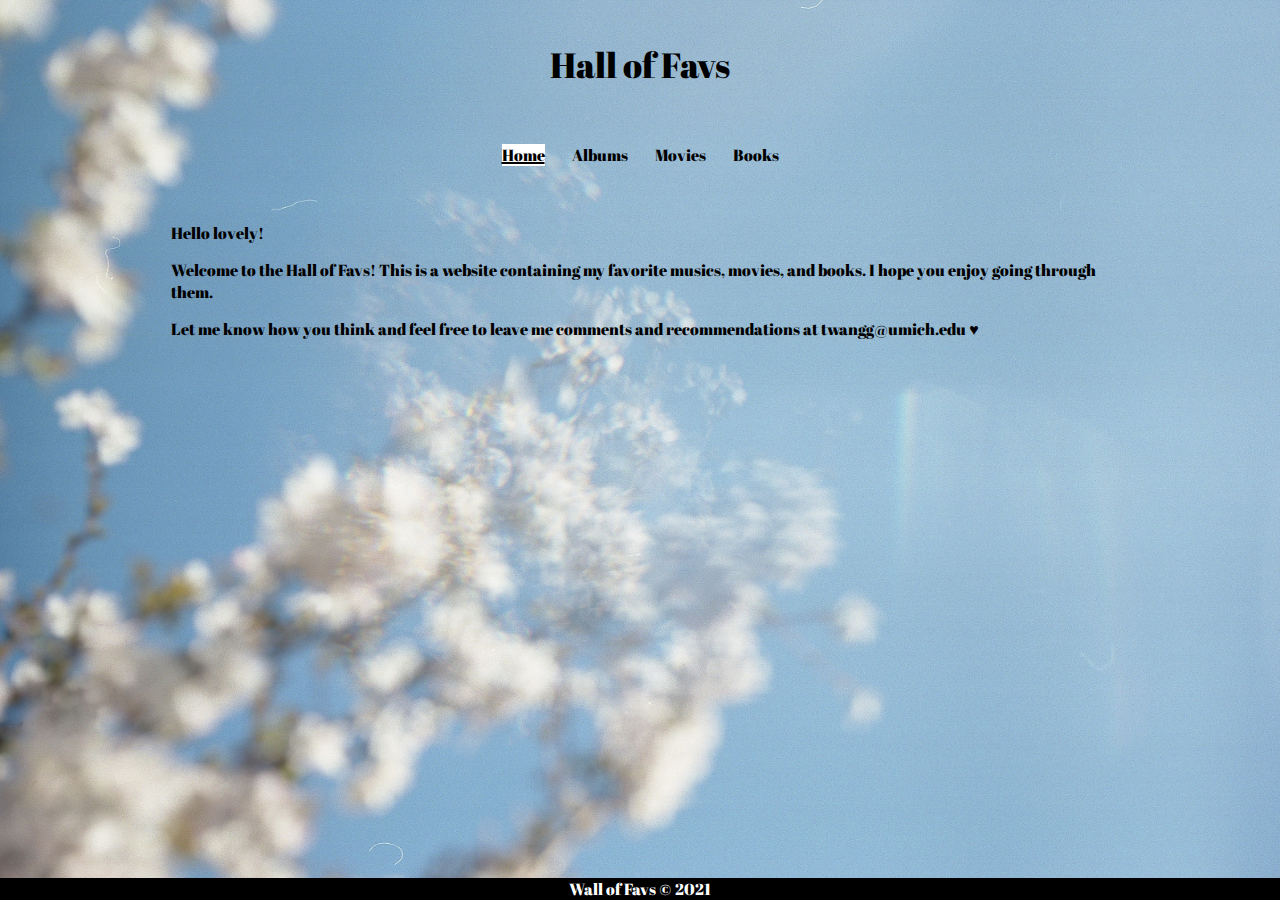
<file: index.html>
<!DOCTYPE html>
<html lang="en">
<head>
    <meta charset="UTF-8">
    <meta http-equiv="X-UA-Compatible" content="IE=edge">
    <meta name="viewport" content="width=device-width, initial-scale=1.0">
    <link rel="stylesheet" type="text/css" href="css/html5reset.css">
    <link rel="stylesheet" type="text/css" href="css/style.css">
    <link rel="stylesheet" href="https://fonts.googleapis.com/css?family=Abril+Fatface">
    <style>
        body{font-family:"Abril Fatface", serif}
    </style>
    <link rel="shortcut icon" type="image/png" href="images/iheartit_icon.png"/>
    <title>Hall of Favs</title>
</head>
<body>
    <header>
        <a class = "skip-to-content-link" href ="#skip">Skip to Main Content</a>
        <h1>Hall of Favs</h1>    
        <nav>
            <div class ="nav-links">
                <ul>
                    <li><a class= "current" href ="index.html">Home</a></li>
                    <li><a href ="albums.html">Albums</a></li>
                    <li><a href ="movies.html">Movies</a></li>
                    <li><a href ="books.html">Books</a></li>
                </ul>
            </div>  
        </nav>
    </header>
<br>
    <main class = "about" id ="skip">
        <div class="wrapper">
            <div class="item1"></div>
            <div class="item2">Hello lovely!</div>
            <div class="item3"></div>
            <div class="item4"></div>
            <div class="item5">Welcome to the Hall of Favs! This is a website containing my favorite 
                musics, movies, and books. I hope you enjoy going through them.</div>
            <div class="item6"></div>
            <div class="item7"></div>
            <div class="item8">Let me know how you 
                think and feel free to leave me comments and recommendations at twangg@umich.edu ♥</div>
        </div>
    </main>

    <footer>
        <p>Wall of Favs &copy; 2021</p>
    </footer>

</body>
</html>
</file>
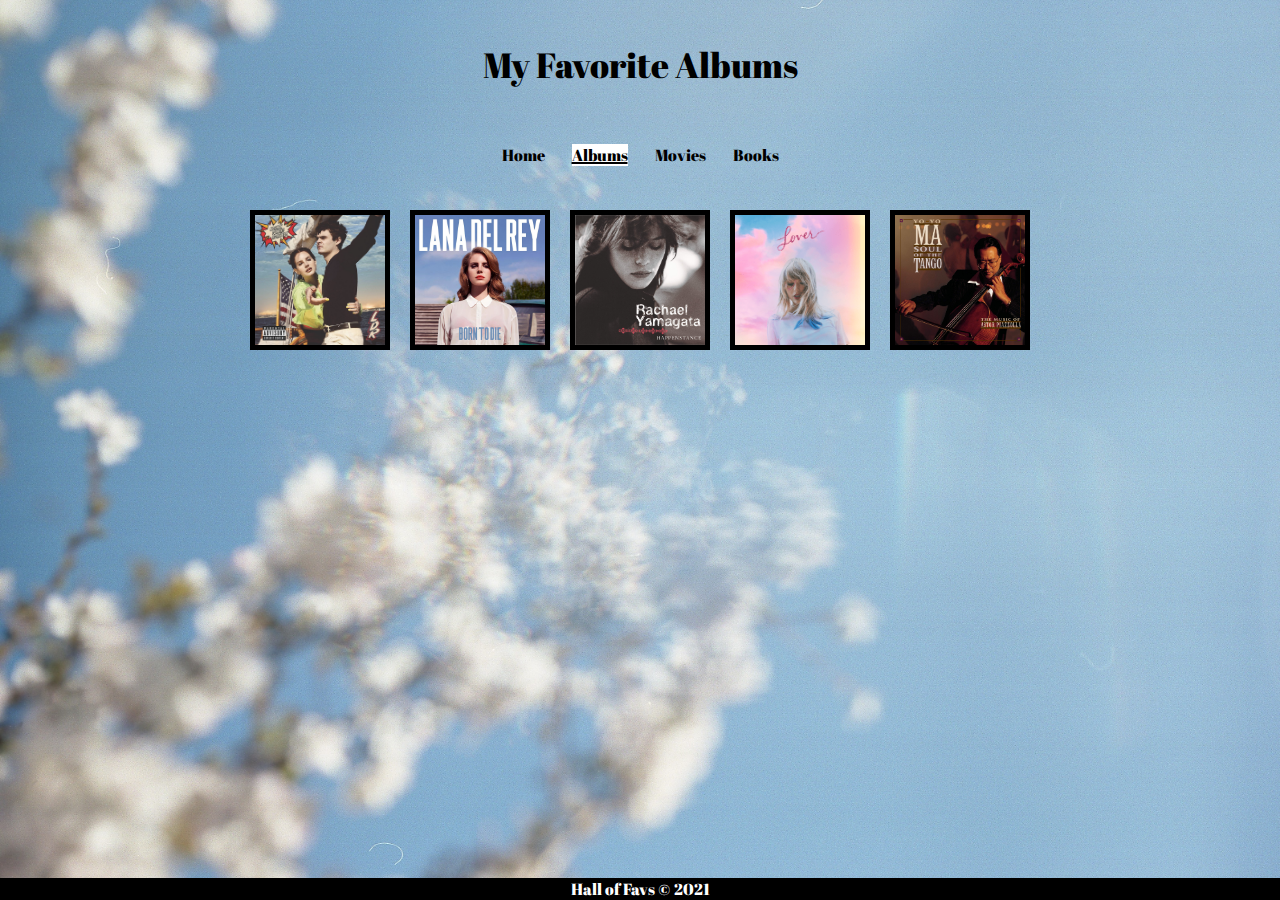
<file: albums.html>
<!DOCTYPE html>
<html lang="en">
<head>
    <meta charset="UTF-8">
    <meta http-equiv="X-UA-Compatible" content="IE=edge">
    <meta name="viewport" content="width=device-width, initial-scale=1.0">
    <link rel="stylesheet" type="text/css" href="css/html5reset.css">
    <link rel="stylesheet" type="text/css" href="css/style.css">
    <link rel="stylesheet" href="https://fonts.googleapis.com/css?family=Abril+Fatface">
    <style>
        body{font-family:"Abril Fatface", serif}
    </style>
    <link rel="shortcut icon" type="image/png" href="images/iheartit_icon.png"/>
    <title>Albums</title>
</head>
<body>
    <header>
        <a class = "skip-to-content-link" href ="#albums">Skip to Main Content</a>
        <h1>My Favorite Albums</h1>    
        <nav>
            <div class ="nav-links">
                <ul>
                    <li><a href ="index.html">Home</a></li>
                    <li><a class= "current" href ="albums.html">Albums</a></li>
                    <li><a href ="movies.html">Movies</a></li>
                    <li><a href ="books.html">Books</a></li>
                </ul>
            </div>  
        </nav>
    </header>

    <main id = "albums">
        <img src="images/nfr.png" alt="Norman Fucking Rockwell! by Lana Del Rey"/>
        <img src="images/btd.jpeg" alt="Born To Die by Lana Del Rey"/>
        <img src="images/happenstance.jpg" alt="Happenstance by Rachael Yamagata"/>
        <img src="images/lover.png" alt="Lover by Taylor Swift"/>
        <img src="images/souloftango.jpeg" alt="Soul of Tango by Yo Yo Ma"/>

    </main>
    <br>
    <br>
    <footer>
        <p>Hall of Favs &copy; 2021</p>
    </footer>
    
</body>
</html>
</file>
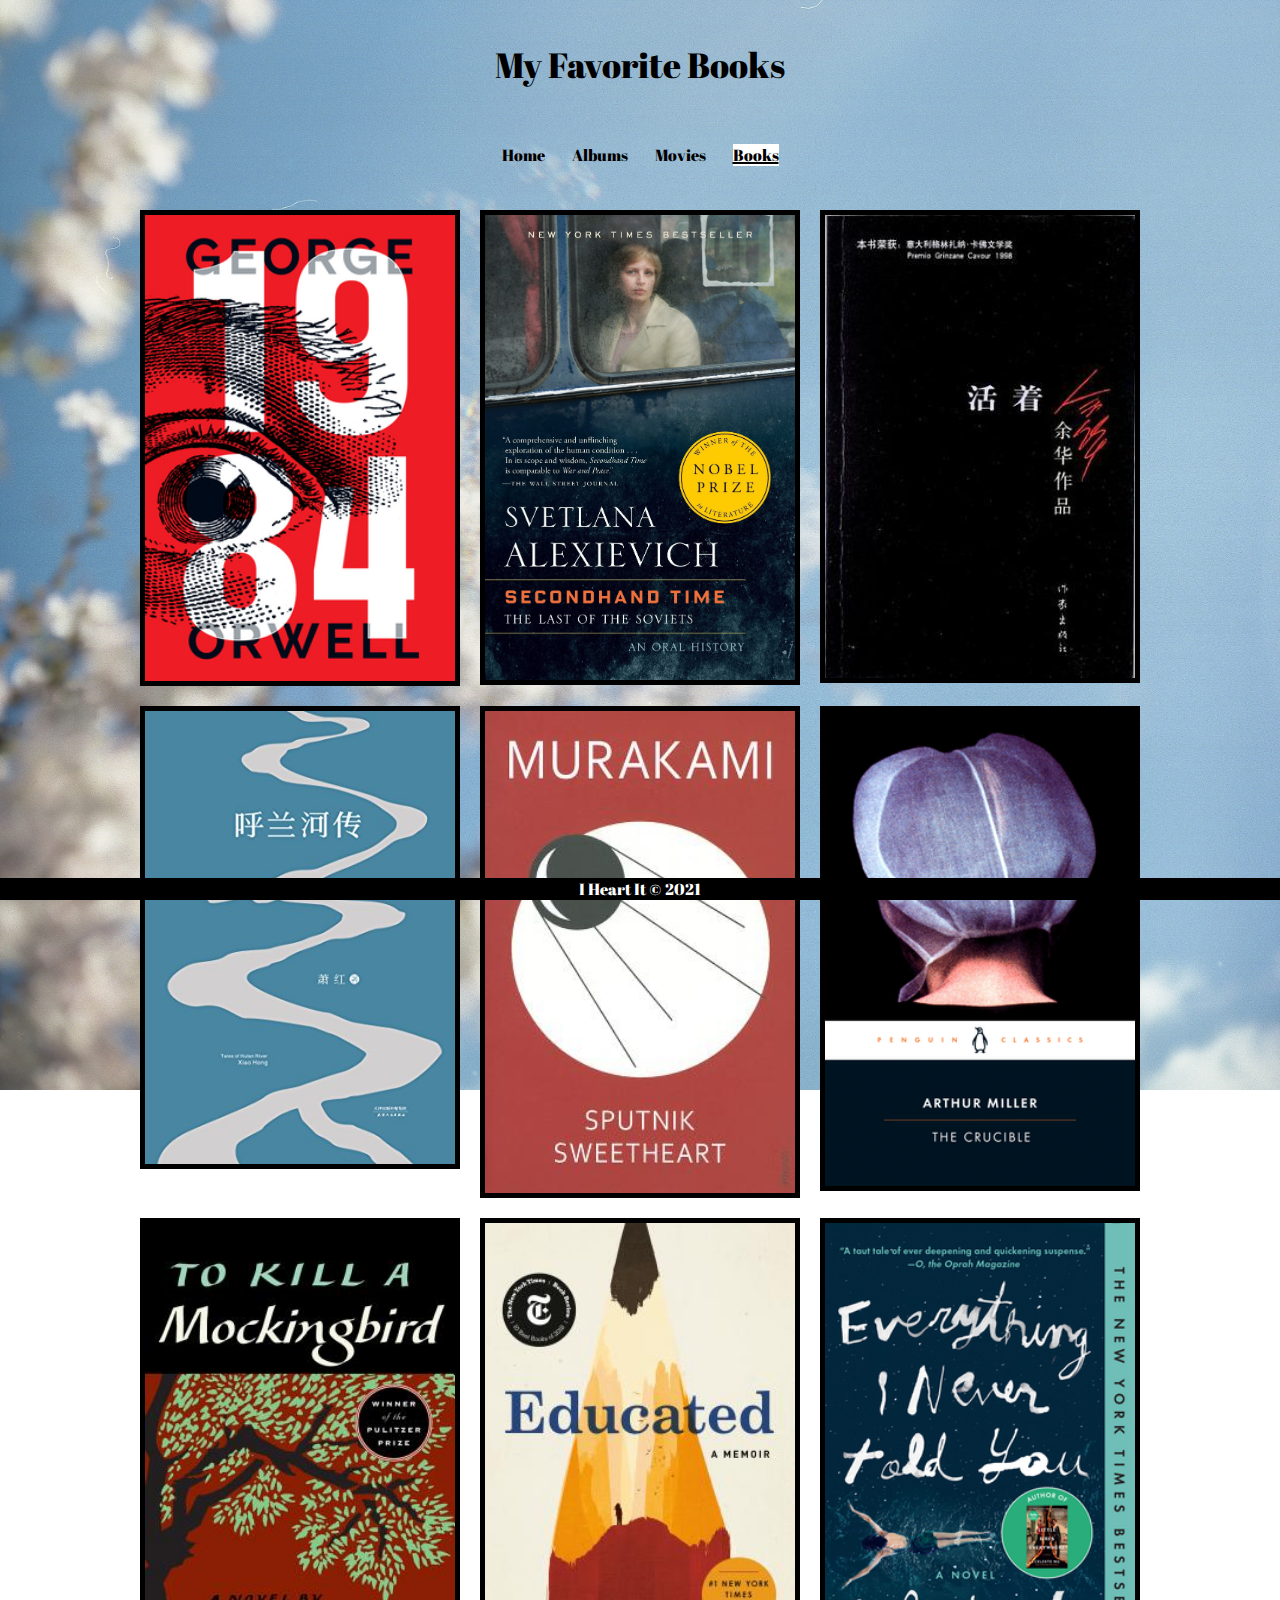
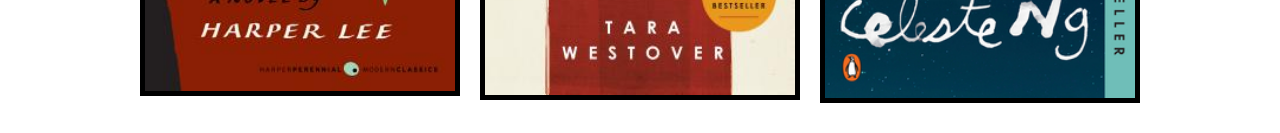
<file: books.html>
<!DOCTYPE html>
<html lang="en">
<head>
    <meta charset="UTF-8">
    <meta http-equiv="X-UA-Compatible" content="IE=edge">
    <meta name="viewport" content="width=device-width, initial-scale=1.0">
    <link rel="stylesheet" type="text/css" href="css/html5reset.css">
    <link rel="stylesheet" type="text/css" href="css/style.css">
    <link rel="stylesheet" href="https://fonts.googleapis.com/css?family=Abril+Fatface">
    <style>
        body{font-family:"Abril Fatface", serif}
    </style>
    <link rel="shortcut icon" type="image/png" href="images/iheartit_icon.png"/>
    <title>Books</title>
</head>
<body>
    <header>
        <a class = "skip-to-content-link" href ="#books">Skip to Main Content</a>
        <h1>My Favorite Books</h1>    
        <nav>
            <div class ="nav-links">
                <ul>
                    <li><a href ="index.html">Home</a></li>
                    <li><a href ="albums.html">Albums</a></li>
                    <li><a href ="movies.html">Movies</a></li>
                    <li><a class= "current" href ="books.html">Books</a></li>
                </ul>
            </div>  
        </nav>
    </header>

    <main id = "books">
        <img src="images/1984.jpeg" alt="1984"/>
        <img src="images/secondhandtime.jpeg" alt="Secondhand Time"/>
        <img src="images/tolive.jpeg" alt="To Live"/>
        <img src="images/talesofhulanriver.jpeg" alt="Tales of Hulan River"/>
        <img src="images/sputniksweetheart.jpeg" alt="Sputnik Sweetheart"/>
        <img src="images/thecrucible.jpeg" alt="The Crucible"/>
        <img src="images/tokillamockingbird.jpeg" alt="To Kill a Mockingbird"/>
        <img src="images/educated.jpeg" alt="Educated"/>
        <img src="images/everythinginevertoldyou.jpeg" alt="Everything I Never Told You"/>
    </main>

    <footer>
        <p>I Heart It &copy; 2021</p>
    </footer>
    
</body>
</html>
</file>
<file: css/style.css>
body {
    margin: 0;
    padding: 0;
    font-size: 1em;
    font-family: "Abril Fatface", serif;
    background: url("../images/annie-spratt-WlAXIKTIDN8-unsplash.jpg") no-repeat center center fixed;
    background-size: cover;
}
/*accessibility*/ 
.skip-to-content-link{
    left:0px;
    position: absolute;
    transform: translateY(-100%);
}

.skip-to-content-link{
    background: white;
    height:30px;
    left:0px;
    padding:6px;
    position: absolute;
    transform: translateY(-100%);
}

.skip-to-content-link:focus{
    transform: translateY(0%);
}

*:focus {
    border: 2px solid black;
}

h1 {
    font-size: 2.2em;
    text-align: center;
    line-height: 2;
    padding-top:30px;
    padding-bottom:10px;
}
  
nav{
    display:flex;
    padding: 2% 6%;
    justify-content: space-between;
    align-items: center;
}

.nav-links{
    flex:1;
    text-align: center;
}

.nav-links ul li{
    list-style: none;
    display: inline-block;
    padding: 8px 12px;
    position: relative;
}

.nav-links ul li a{
    color: black;
    font-size: 1em;
    text-decoration:none;
}

main p{
    font-size: 1.5em;
    text-align: center;

}

.nav-links ul li :hover::after{
    width: 100%;
}

.nav-links .current{
    background-color:white;
    text-decoration: 2px underline;
}

/*grid*/
.wrapper {
    display: grid;
    grid-template-columns: 1fr 6fr 1fr;
    grid-template-rows: auto;
    min-height: auto;
    gap: 15px;
}

.item2 .item5 .item8{
    font-size: 1em;
    text-align: left;
}

/*footer*/
footer {
    position:fixed;
    bottom:0;
    width: 100%;
    height: min-content;
    background-color: black;
    color: white;
  }
footer p{
    padding: auto;
    text-align: center;
    font-size: 1em;
}

/*album page*/
#albums{
    min-height: 500px; 
    display: flex;
    flex-wrap: wrap;
    justify-content: center;
    padding-bottom: 10px;
}
#albums img{
    border: 5px solid black;
    margin: 10px;
    width: 140px;
    height: 140px;
}

/*movies page*/
#movies{
    min-height: 500px;
    display: flex;
    flex-wrap: wrap;
    justify-content: center;
    padding-bottom: 10px;
}
#movies img{
    border: 5px solid black;
    margin: 10px;
    width: 25%;
    height: 25%;
}

/*books page*/
#books{
    min-height: 500px;
    display: flex;
    flex-wrap: wrap;
    justify-content: center;
    padding-bottom: 20px;
}
#books img{
    border: 5px solid black;
    margin: 10px;
    width: 25%;
    height: 25%;
}
</file>
